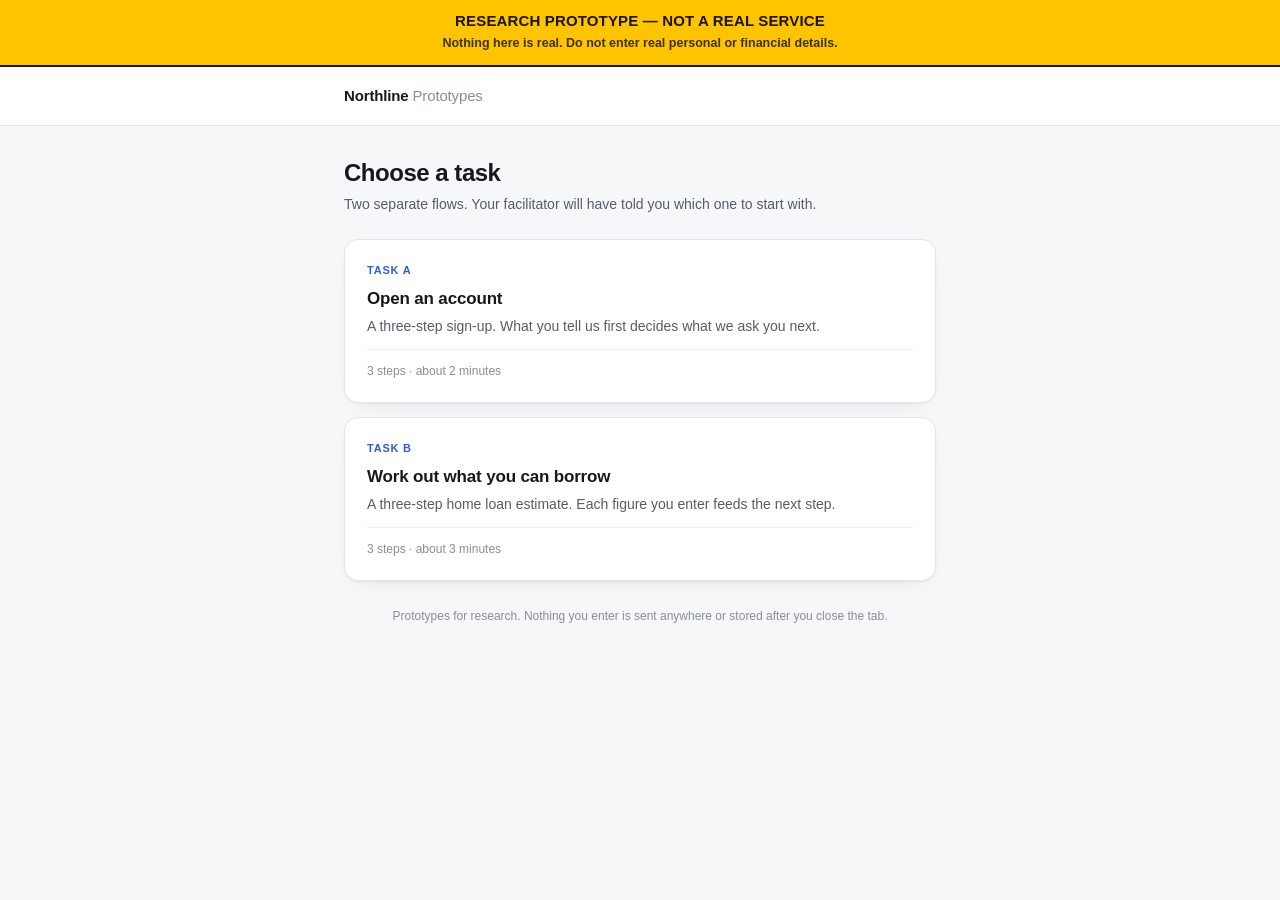
<file: index.html>
<!doctype html>
<html lang="en-AU">
<head>
<meta charset="utf-8">
<meta name="viewport" content="width=device-width, initial-scale=1">
<meta name="robots" content="noindex, nofollow">
<title>Prototypes</title>
<link rel="icon" href="data:,">
<link rel="stylesheet" href="styles.css">
</head>
<body>

<div class="warnbar" role="alert">
  <div class="warnbar__title">Research prototype — not a real service</div>
  <div class="warnbar__sub">Nothing here is real. Do not enter real personal or financial details.</div>
</div>


<header class="masthead">
  <div class="masthead__inner">
    <div class="wordmark">Northline <span>Prototypes</span></div>
  </div>
</header>

<main class="shell">

  <h1 class="card__title" style="font-size:24px;margin-bottom:6px">Choose a task</h1>
  <p class="card__lede" style="margin-bottom:24px">
    Two separate flows. Your facilitator will have told you which one to start with.
  </p>

  <div class="menu">

    <a class="menu__card" href="onboarding/">
      <div class="menu__kicker">Task A</div>
      <h2 class="menu__title">Open an account</h2>
      <p class="menu__desc">
        A three-step sign-up. What you tell us first decides what we ask you next.
      </p>
      <div class="menu__meta">3 steps · about 2 minutes</div>
    </a>

    <a class="menu__card" href="calculator/">
      <div class="menu__kicker">Task B</div>
      <h2 class="menu__title">Work out what you can borrow</h2>
      <p class="menu__desc">
        A three-step home loan estimate. Each figure you enter feeds the next step.
      </p>
      <div class="menu__meta">3 steps · about 3 minutes</div>
    </a>

  </div>

  <p class="footnote" style="margin-top:26px">
    Prototypes for research. Nothing you enter is sent anywhere or stored after you close the tab.
  </p>

</main>

</body>
</html>
</file>
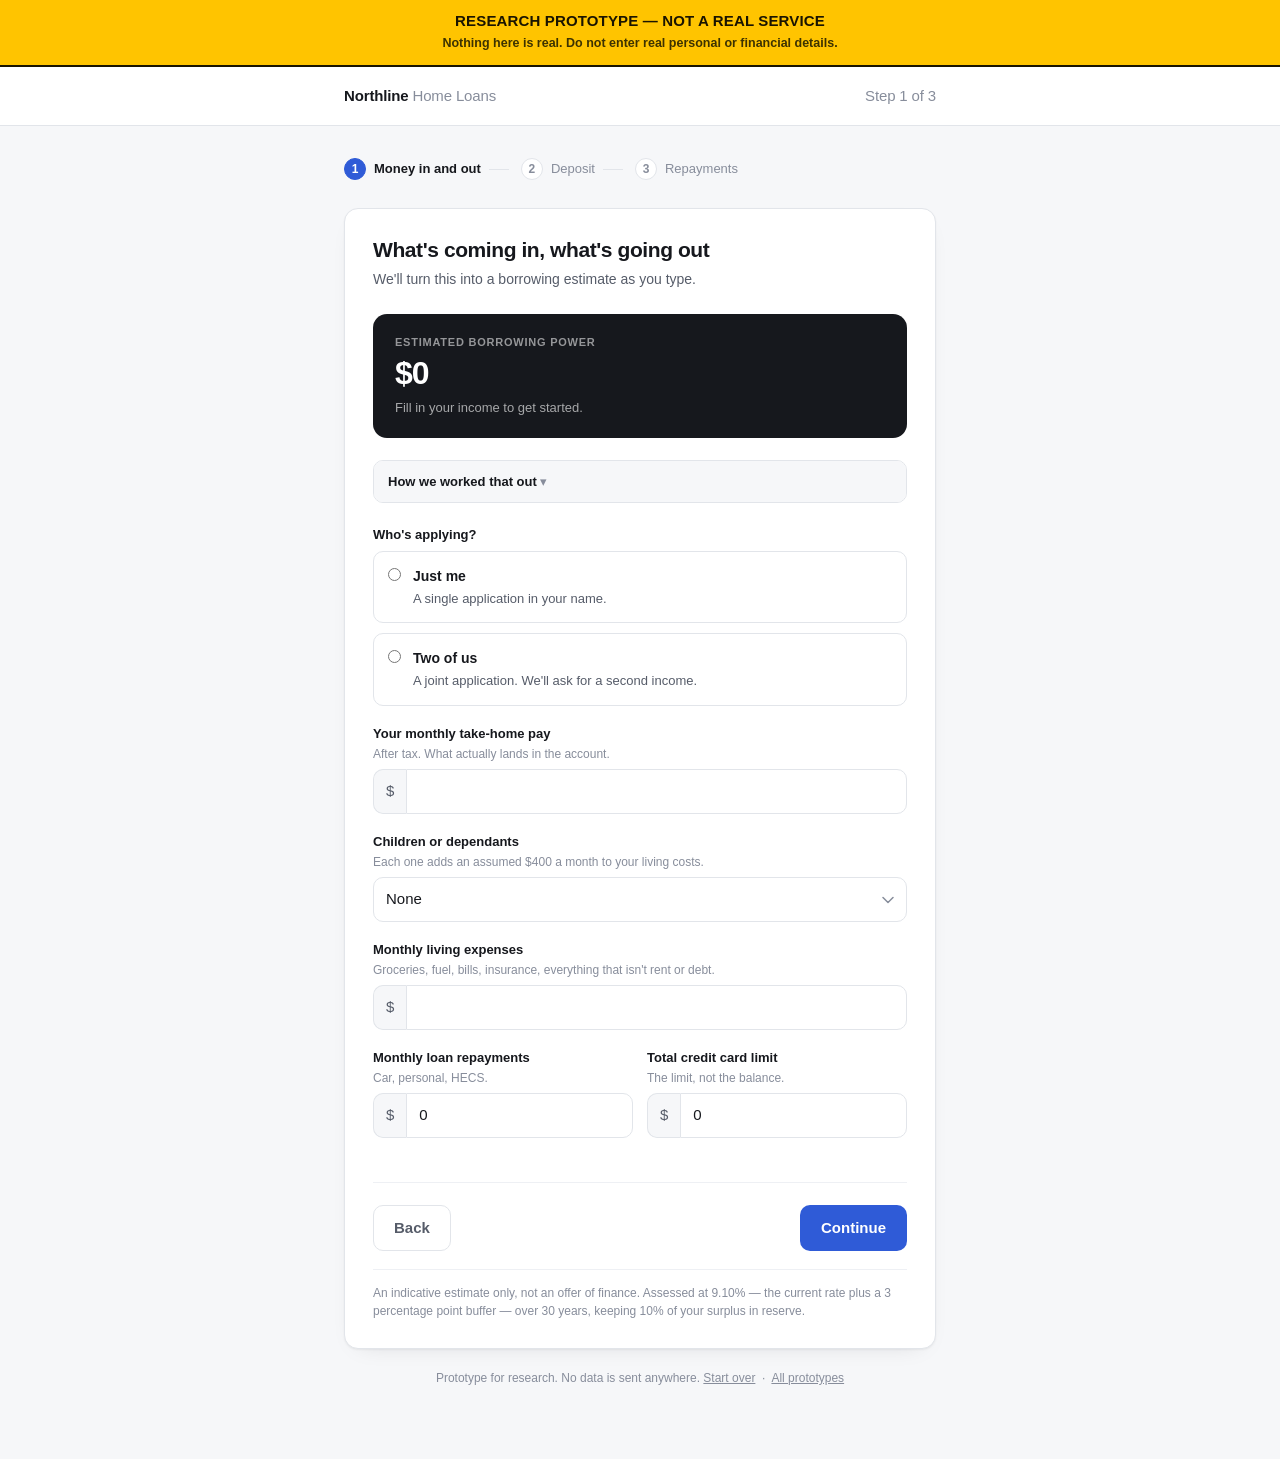
<file: calculator/index.html>
<!doctype html>
<html lang="en-AU">
<head>
<meta charset="utf-8">
<meta name="viewport" content="width=device-width, initial-scale=1">
<meta name="robots" content="noindex, nofollow">
<title>What you can borrow — Step 1 of 3</title>
<link rel="icon" href="data:,">
<link rel="stylesheet" href="../styles.css">
</head>
<body>

<div class="warnbar" role="alert">
  <div class="warnbar__title">Research prototype — not a real service</div>
  <div class="warnbar__sub">Nothing here is real. Do not enter real personal or financial details.</div>
</div>


<header class="masthead">
  <div class="masthead__inner">
    <div class="wordmark">Northline <span>Home Loans</span></div>
    <div class="wordmark" style="font-weight:450;color:var(--ink-faint)">Step 1 of 3</div>
  </div>
</header>

<main class="shell">

  <ol class="steps">
    <li class="steps__item" data-state="current"><span class="steps__dot">1</span><span>Money in and out</span></li>
    <li class="steps__item"><span class="steps__dot">2</span><span>Deposit</span></li>
    <li class="steps__item"><span class="steps__dot">3</span><span>Repayments</span></li>
  </ol>

  <form class="card" id="form" novalidate>

    <h1 class="card__title">What's coming in, what's going out</h1>
    <p class="card__lede">We'll turn this into a borrowing estimate as you type.</p>

    <div class="readout" id="readout">
      <div class="readout__label">Estimated borrowing power</div>
      <div class="readout__figure" id="power">$0</div>
      <div class="readout__note" id="powerNote">Fill in your income to get started.</div>
    </div>

    <details class="working">
      <summary>How we worked that out</summary>
      <div class="working__body" id="working"></div>
    </details>

    <div class="summary-error" role="alert">Some details need your attention. They're marked below.</div>

    <div class="field" data-group-required data-error-id="err-applicants"
         data-msg-required="Choose who's applying." role="group" aria-labelledby="lbl-applicants">
      <span class="field__label" id="lbl-applicants">Who's applying?</span>
      <div class="choices">
        <label class="choice">
          <input type="radio" name="applicants" value="1">
          <span>
            <span class="choice__title">Just me</span>
            <span class="choice__desc">A single application in your name.</span>
          </span>
        </label>
        <label class="choice">
          <input type="radio" name="applicants" value="2">
          <span>
            <span class="choice__title">Two of us</span>
            <span class="choice__desc">A joint application. We'll ask for a second income.</span>
          </span>
        </label>
      </div>
      <p class="error" id="err-applicants"></p>
    </div>

    <div class="field">
      <label class="field__label" for="income1">Your monthly take-home pay
        <span class="field__hint">After tax. What actually lands in the account.</span>
      </label>
      <div class="money">
        <span class="money__tag">$</span>
        <input class="input" id="income1" name="income1" type="text" inputmode="numeric"
               data-validate="required" data-error-id="err-income1"
               data-msg-required="Enter your monthly take-home pay.">
      </div>
      <p class="error" id="err-income1"></p>
    </div>

    <!-- Only exists if they said two applicants. Shown and required together. -->
    <div class="field" id="income2Field" hidden>
      <label class="field__label" for="income2">Their monthly take-home pay
        <span class="field__hint">Your co-applicant's, after tax.</span>
      </label>
      <div class="money">
        <span class="money__tag">$</span>
        <input class="input" id="income2" name="income2" type="text" inputmode="numeric"
               data-error-id="err-income2">
      </div>
      <p class="error" id="err-income2"></p>
    </div>

    <div class="field">
      <label class="field__label" for="dependants">Children or dependants
        <span class="field__hint">Each one adds an assumed $400 a month to your living costs.</span>
      </label>
      <select class="select" id="dependants" name="dependants">
        <option value="0">None</option>
        <option value="1">1</option>
        <option value="2">2</option>
        <option value="3">3</option>
        <option value="4">4 or more</option>
      </select>
    </div>

    <div class="field">
      <label class="field__label" for="expenses">Monthly living expenses
        <span class="field__hint">Groceries, fuel, bills, insurance, everything that isn't rent or debt.</span>
      </label>
      <div class="money">
        <span class="money__tag">$</span>
        <input class="input" id="expenses" name="expenses" type="text" inputmode="numeric"
               data-validate="required" data-error-id="err-expenses"
               data-msg-required="Enter your monthly living expenses.">
      </div>
      <p class="error" id="err-expenses"></p>
    </div>

    <div class="row">
      <div class="field">
        <label class="field__label" for="debts">Monthly loan repayments
          <span class="field__hint">Car, personal, HECS.</span>
        </label>
        <div class="money">
          <span class="money__tag">$</span>
          <input class="input" id="debts" name="debts" type="text" inputmode="numeric" value="0">
        </div>
      </div>

      <div class="field">
        <label class="field__label" for="cardLimit">Total credit card limit
          <span class="field__hint">The limit, not the balance.</span>
        </label>
        <div class="money">
          <span class="money__tag">$</span>
          <input class="input" id="cardLimit" name="cardLimit" type="text" inputmode="numeric" value="0">
        </div>
      </div>
    </div>

    <div class="actions">
      <a class="btn btn--ghost" href="../">Back</a>
      <button class="btn btn--primary" type="submit">Continue</button>
    </div>

    <p class="disclaimer">
      An indicative estimate only, not an offer of finance. Assessed at
      <span id="assessedRate"></span> — the current rate plus a 3 percentage point buffer —
      over 30 years, keeping 10% of your surplus in reserve.
    </p>

  </form>

  <p class="footnote" style="margin-top:20px">
    Prototype for research. No data is sent anywhere.
    <a href="#" data-restart>Start over</a> &nbsp;·&nbsp; <a href="../">All prototypes</a>
  </p>

</main>

<script src="../app.js"></script>
<script>
Store.ns = 'proto.calc';

/* Step 1 is where the number is born. Every figure on steps 2 and 3 is a
 * descendant of what happens here, so it recalculates on every keystroke —
 * a participant who can't see the cause never learns the effect. */

const form = document.getElementById('form');
markSteps(1);
rehydrate(form, Store.read());

document.getElementById('assessedRate').textContent =
  pct(ASSUMPTIONS.defaultRate + ASSUMPTIONS.serviceBuffer, 2);

/* Second income appears only for a joint application, and is only required
   when it's actually on screen. */
function syncApplicants() {
  const joint = form.applicants.value === '2';
  const field = document.getElementById('income2Field');
  field.hidden = !joint;
  form.income2.toggleAttribute('data-validate', joint);
  if (joint) {
    form.income2.dataset.validate = 'required';
    form.income2.dataset.msgRequired = "Enter your co-applicant's take-home pay.";
  } else {
    delete form.income2.dataset.validate;
    clearError(form.income2);
  }
}

function recalc() {
  const d = harvest(form);
  if (form.applicants.value !== '2') d.income2 = 0;

  const b = borrowingPower(d);
  const fig  = document.getElementById('power');
  const note = document.getElementById('powerNote');
  const box  = document.getElementById('readout');

  fig.textContent = money(b.power);
  box.classList.toggle('readout--warn', b.surplus <= 0 && b.income > 0);

  if (!b.income) {
    note.textContent = 'Fill in your income to get started.';
  } else if (b.surplus <= 0) {
    note.textContent = 'Your outgoings match or exceed what comes in, so there’s nothing left to service a loan.';
  } else {
    note.textContent = money(b.surplus) + ' a month left over. We’ll commit ' +
      money(b.capacity) + ' of it to repayments.';
  }

  document.getElementById('working').innerHTML =
    row('Take-home pay', money(b.income)) +
    row('Living expenses', '− ' + money(num(d.expenses)), 'sub') +
    (num(d.dependants) ? row(num(d.dependants) + ' dependant' + (num(d.dependants) > 1 ? 's' : '') +
        ' at ' + money(ASSUMPTIONS.dependantAllowance),
        '− ' + money(num(d.dependants) * ASSUMPTIONS.dependantAllowance), 'sub') : '') +
    (num(d.debts) ? row('Loan repayments', '− ' + money(num(d.debts)), 'sub') : '') +
    (num(d.cardLimit) ? row('Card limit at ' + pct(ASSUMPTIONS.cardFactor * 100, 1),
        '− ' + money(num(d.cardLimit) * ASSUMPTIONS.cardFactor), 'sub') : '') +
    row('Monthly surplus', money(b.surplus), 'total') +
    row('Committed to repayments (90%)', money(b.capacity)) +
    row('Serviced over 30 years at ' + pct(b.assessed, 2), money(b.power), 'total');
}

function row(label, value, kind) {
  const cls = 'working__row' + (kind ? ' working__row--' + kind : '');
  return '<div class="' + cls + '"><span>' + esc(label) + '</span><span>' + esc(value) + '</span></div>';
}

form.addEventListener('input', recalc);
form.addEventListener('change', () => { syncApplicants(); recalc(); });

wireLiveClearing(form);
syncApplicants();
recalc();

form.addEventListener('submit', (e) => {
  e.preventDefault();
  if (!validate(form)) return;
  const d = harvest(form);
  if (form.applicants.value !== '2') d.income2 = 0;
  const b = borrowingPower(d);
  if (b.power <= 0) {
    const box = document.querySelector('.summary-error');
    box.textContent = 'On these numbers there’s nothing left to service a loan. Adjust your expenses to continue.';
    box.setAttribute('data-shown', '');
    box.scrollIntoView({ block: 'center', behavior: 'smooth' });
    return;
  }
  Store.write({ ...d, power: b.power, surplus: b.surplus, capacity: b.capacity });
  location.href = 'step-2.html';
});
</script>

</body>
</html>
</file>
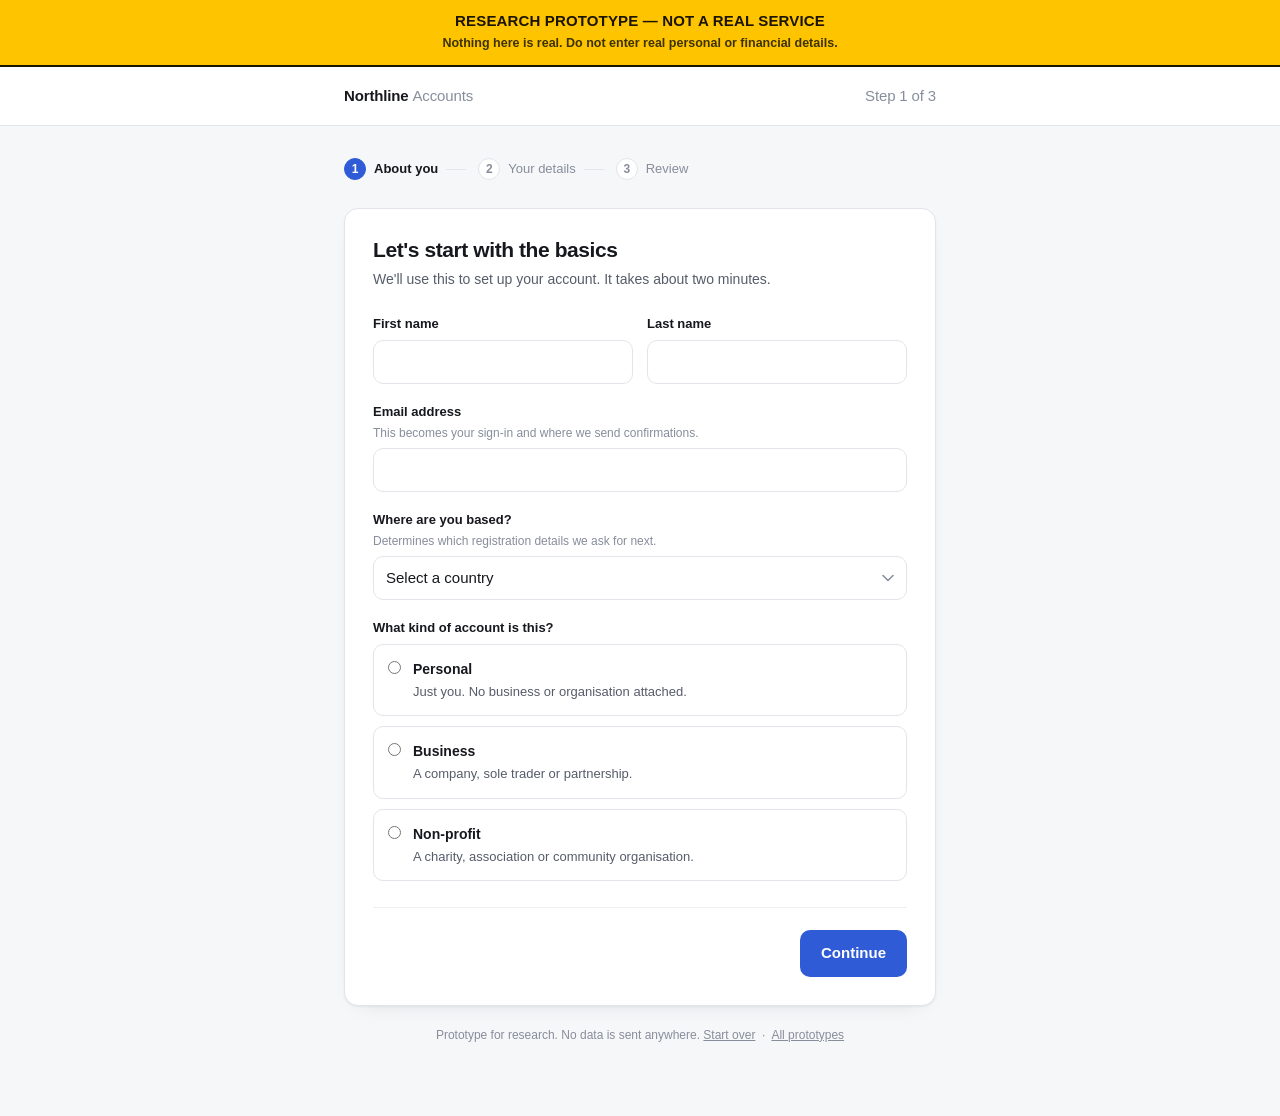
<file: onboarding/index.html>
<!doctype html>
<html lang="en-AU">
<head>
<meta charset="utf-8">
<meta name="viewport" content="width=device-width, initial-scale=1">
<meta name="robots" content="noindex, nofollow">
<title>Create your account — Step 1 of 3</title>
<link rel="icon" href="data:,">
<link rel="stylesheet" href="../styles.css">
</head>
<body>

<div class="warnbar" role="alert">
  <div class="warnbar__title">Research prototype — not a real service</div>
  <div class="warnbar__sub">Nothing here is real. Do not enter real personal or financial details.</div>
</div>


<header class="masthead">
  <div class="masthead__inner">
    <div class="wordmark">Northline <span>Accounts</span></div>
    <div class="wordmark" style="font-weight:450;color:var(--ink-faint)">Step 1 of 3</div>
  </div>
</header>

<main class="shell">

  <ol class="steps">
    <li class="steps__item" data-state="current"><span class="steps__dot">1</span><span>About you</span></li>
    <li class="steps__item"><span class="steps__dot">2</span><span>Your details</span></li>
    <li class="steps__item"><span class="steps__dot">3</span><span>Review</span></li>
  </ol>

  <form class="card" id="form" novalidate>

    <h1 class="card__title">Let's start with the basics</h1>
    <p class="card__lede">We'll use this to set up your account. It takes about two minutes.</p>

    <div class="summary-error" role="alert">Some details need your attention. They're marked below.</div>

    <div class="row">
      <div class="field">
        <label class="field__label" for="firstName">First name</label>
        <input class="input" id="firstName" name="firstName" type="text" autocomplete="given-name"
               data-validate="required" data-error-id="err-firstName"
               data-msg-required="Enter your first name.">
        <p class="error" id="err-firstName"></p>
      </div>

      <div class="field">
        <label class="field__label" for="lastName">Last name</label>
        <input class="input" id="lastName" name="lastName" type="text" autocomplete="family-name"
               data-validate="required" data-error-id="err-lastName"
               data-msg-required="Enter your last name.">
        <p class="error" id="err-lastName"></p>
      </div>
    </div>

    <div class="field">
      <label class="field__label" for="email">Email address
        <span class="field__hint">This becomes your sign-in and where we send confirmations.</span>
      </label>
      <input class="input" id="email" name="email" type="email" autocomplete="email" inputmode="email"
             data-validate="required email" data-error-id="err-email"
             data-msg-required="Enter your email address.">
      <p class="error" id="err-email"></p>
    </div>

    <div class="field">
      <label class="field__label" for="country">Where are you based?
        <span class="field__hint">Determines which registration details we ask for next.</span>
      </label>
      <select class="select" id="country" name="country" data-validate="required" data-error-id="err-country"
              data-msg-required="Choose where you're based.">
        <option value="">Select a country</option>
        <option value="au">Australia</option>
        <option value="nz">New Zealand</option>
        <option value="other">Somewhere else</option>
      </select>
      <p class="error" id="err-country"></p>
    </div>

    <div class="field" data-group-required data-error-id="err-accountType"
         data-msg-required="Choose an account type." role="group" aria-labelledby="lbl-accountType">
      <span class="field__label" id="lbl-accountType">What kind of account is this?</span>
      <div class="choices">
        <label class="choice">
          <input type="radio" name="accountType" value="personal">
          <span>
            <span class="choice__title">Personal</span>
            <span class="choice__desc">Just you. No business or organisation attached.</span>
          </span>
        </label>
        <label class="choice">
          <input type="radio" name="accountType" value="business">
          <span>
            <span class="choice__title">Business</span>
            <span class="choice__desc">A company, sole trader or partnership.</span>
          </span>
        </label>
        <label class="choice">
          <input type="radio" name="accountType" value="nonprofit">
          <span>
            <span class="choice__title">Non-profit</span>
            <span class="choice__desc">A charity, association or community organisation.</span>
          </span>
        </label>
      </div>
      <p class="error" id="err-accountType"></p>
    </div>

    <div class="actions">
      <span></span>
      <button class="btn btn--primary" type="submit">Continue</button>
    </div>

  </form>

  <p class="footnote" style="margin-top:20px">
    Prototype for research. No data is sent anywhere. <a href="#" data-restart>Start over</a> &nbsp;·&nbsp; <a href="../">All prototypes</a>
  </p>

</main>

<script src="../app.js"></script>
<script>
Store.ns = 'proto.signup';

  // Step 1 is the source of truth for everything downstream. Everything the
  // participant does here reappears, transformed, on steps 2 and 3.
  const form = document.getElementById('form');

  markSteps(1);
  rehydrate(form, Store.read());
  wireLiveClearing(form);

  form.addEventListener('submit', (e) => {
    e.preventDefault();
    if (!validate(form)) return;
    Store.write(harvest(form));
    location.href = 'step-2.html';
  });
</script>

</body>
</html>
</file>
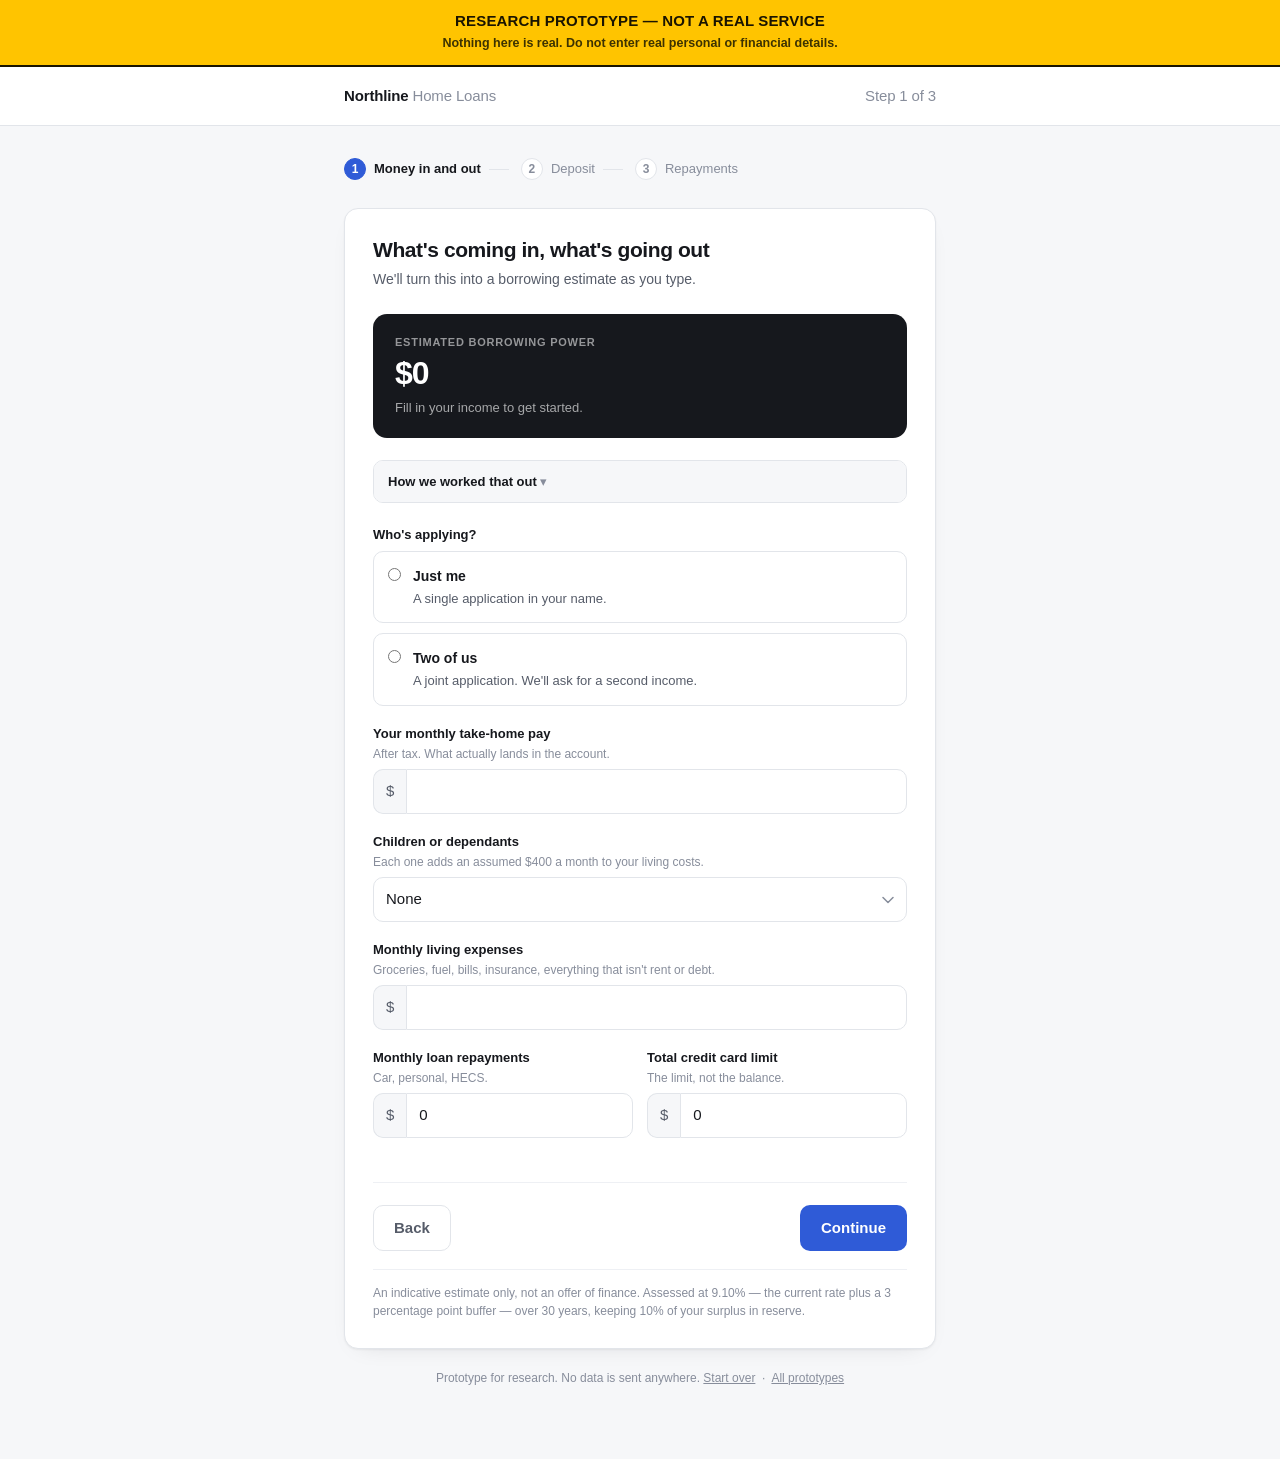
<file: calculator/step-2.html>
<!doctype html>
<html lang="en-AU">
<head>
<meta charset="utf-8">
<meta name="viewport" content="width=device-width, initial-scale=1">
<meta name="robots" content="noindex, nofollow">
<title>Deposit and price — Step 2 of 3</title>
<link rel="icon" href="data:,">
<link rel="stylesheet" href="../styles.css">
</head>
<body>

<div class="warnbar" role="alert">
  <div class="warnbar__title">Research prototype — not a real service</div>
  <div class="warnbar__sub">Nothing here is real. Do not enter real personal or financial details.</div>
</div>


<header class="masthead">
  <div class="masthead__inner">
    <div class="wordmark">Northline <span>Home Loans</span></div>
    <div class="wordmark" style="font-weight:450;color:var(--ink-faint)">Step 2 of 3</div>
  </div>
</header>

<main class="shell">

  <ol class="steps">
    <li class="steps__item"><span class="steps__dot">1</span><span>Money in and out</span></li>
    <li class="steps__item"><span class="steps__dot">2</span><span>Deposit</span></li>
    <li class="steps__item"><span class="steps__dot">3</span><span>Repayments</span></li>
  </ol>

  <form class="card" id="form" novalidate>

    <h1 class="card__title">Your deposit, and what you're buying</h1>
    <p class="card__lede" id="lede"></p>

    <div class="carried" id="carried"></div>

    <div class="readout" id="readout">
      <div class="readout__label">Most you could spend</div>
      <div class="readout__figure" id="maxSpend">$0</div>
      <div class="readout__note" id="maxNote"></div>
      <div class="readout__split">
        <div>
          <div class="readout__sub-label">Loan needed</div>
          <div class="readout__sub-value" id="loanNeeded">$0</div>
        </div>
        <div>
          <div class="readout__sub-label">Deposit covers</div>
          <div class="readout__sub-value" id="depositPct">0%</div>
        </div>
      </div>
    </div>

    <div class="flag" id="flag"></div>

    <div class="summary-error" role="alert">Some details need your attention. They're marked below.</div>

    <div class="field">
      <label class="field__label" for="deposit">Savings you'll put in
        <span class="field__hint">Your deposit. Every dollar here lifts the ceiling above by a dollar.</span>
      </label>
      <div class="money">
        <span class="money__tag">$</span>
        <input class="input" id="deposit" name="deposit" type="text" inputmode="numeric"
               data-validate="required" data-error-id="err-deposit"
               data-msg-required="Enter the deposit you'll put in.">
      </div>
      <p class="error" id="err-deposit"></p>
    </div>

    <div class="field">
      <label class="field__label" for="price">Property price
        <span class="field__hint" id="priceHint"></span>
      </label>
      <div class="money">
        <span class="money__tag">$</span>
        <input class="input" id="price" name="price" type="text" inputmode="numeric"
               data-validate="required" data-error-id="err-price"
               data-msg-required="Enter the price of the place you're after.">
      </div>
      <input class="slider" id="priceSlider" type="range" min="0" step="5000" aria-label="Property price">
      <p class="error" id="err-price"></p>
    </div>

    <div class="actions">
      <a class="btn btn--ghost" href="index.html">Back</a>
      <button class="btn btn--primary" type="submit">Continue</button>
    </div>

    <p class="disclaimer">
      Lenders mortgage insurance generally applies when the loan is more than 80% of the
      property value. The estimate here is indicative only.
    </p>

  </form>

  <p class="footnote" style="margin-top:20px">
    Prototype for research. No data is sent anywhere.
    <a href="#" data-restart>Start over</a> &nbsp;·&nbsp; <a href="../">All prototypes</a>
  </p>

</main>

<script src="../app.js"></script>
<script>
Store.ns = 'proto.calc';

/* Step 2 inherits one number — the borrowing power — and spends the whole page
 * showing what it buys. Deposit pushes the ceiling up dollar for dollar; price
 * pushes the loan up against it. Two inputs, four figures moving. */

const d = Store.requires('income1', 'power');
const form = document.getElementById('form');
markSteps(2);

const power = num(d.power);

document.getElementById('lede').textContent =
  'We carried your borrowing estimate over. Now let’s see what it reaches.';

document.getElementById('carried').innerHTML =
  '<span class="carried__mark" aria-hidden="true">i</span>' +
  '<span>Based on step 1 you can borrow about <strong>' + esc(money(power)) + '</strong>, ' +
  'from a monthly surplus of <strong>' + esc(money(num(d.surplus))) + '</strong>. ' +
  '<a href="index.html">Change those numbers</a>.</span>';

rehydrate(form, d);

/* First visit: start them at the top of their range rather than a blank box.
   A zero here reads as "you can't afford anything", which is a lie. */
if (!d.price) {
  form.deposit.value = d.deposit || '';
  form.price.value = Math.round(power / 5000) * 5000;
}

const slider = document.getElementById('priceSlider');

function recalc() {
  const deposit  = num(form.deposit.value);
  const price    = num(form.price.value);
  const maxSpend = power + deposit;
  const loan     = Math.max(0, price - deposit);
  const lvr      = price > 0 ? (loan / price) * 100 : 0;
  const depPct   = price > 0 ? (deposit / price) * 100 : 0;

  document.getElementById('maxSpend').textContent    = money(maxSpend);
  document.getElementById('loanNeeded').textContent  = money(loan);
  document.getElementById('depositPct').textContent  = pct(depPct, 1);
  document.getElementById('maxNote').textContent     =
    money(power) + ' borrowed plus ' + money(deposit) + ' of your own.';

  document.getElementById('priceHint').textContent =
    'Anything up to ' + money(maxSpend) + ' is within reach.';

  slider.max   = Math.max(maxSpend * 1.25, 100000);
  slider.value = Math.min(price, slider.max);

  const flag = document.getElementById('flag');
  const over = price - maxSpend;

  if (price > 0 && over > 0) {
    flag.className = 'flag';
    flag.innerHTML = '<strong>' + esc(money(over)) + ' over your limit.</strong> ' +
      'On these numbers you’d need a bigger deposit or a cheaper place.';
    flag.setAttribute('data-shown', '');
  } else if (price > 0 && lvr > ASSUMPTIONS.lmiThreshold) {
    flag.className = 'flag flag--ok';
    flag.innerHTML = 'Your loan is <strong>' + esc(pct(lvr, 1)) + '</strong> of the price. ' +
      'Above ' + ASSUMPTIONS.lmiThreshold + '% you’d usually pay lenders mortgage insurance. ' +
      'You’d need <strong>' + esc(money(price * 0.2)) + '</strong> down to avoid it.';
    flag.setAttribute('data-shown', '');
  } else if (price > 0) {
    flag.className = 'flag flag--ok';
    flag.innerHTML = 'Your loan is <strong>' + esc(pct(lvr, 1)) + '</strong> of the price — ' +
      'at or under ' + ASSUMPTIONS.lmiThreshold + '%, so no lenders mortgage insurance.';
    flag.setAttribute('data-shown', '');
  } else {
    flag.removeAttribute('data-shown');
  }

  return { deposit, price, maxSpend, loan, lvr };
}

slider.addEventListener('input', () => { form.price.value = slider.value; recalc(); });
form.addEventListener('input', recalc);
wireLiveClearing(form);
recalc();

form.addEventListener('submit', (e) => {
  e.preventDefault();
  if (!validate(form)) return;
  const r = recalc();

  if (r.price > r.maxSpend) {
    const box = document.querySelector('.summary-error');
    box.textContent = 'That price is beyond what you can borrow plus your deposit. Adjust one of them to continue.';
    box.setAttribute('data-shown', '');
    box.scrollIntoView({ block: 'center', behavior: 'smooth' });
    return;
  }

  Store.write({
    deposit: r.deposit, price: r.price,
    loan: Math.round(r.loan), lvr: r.lvr, maxSpend: r.maxSpend
  });
  location.href = 'step-3.html';
});
</script>

</body>
</html>
</file>
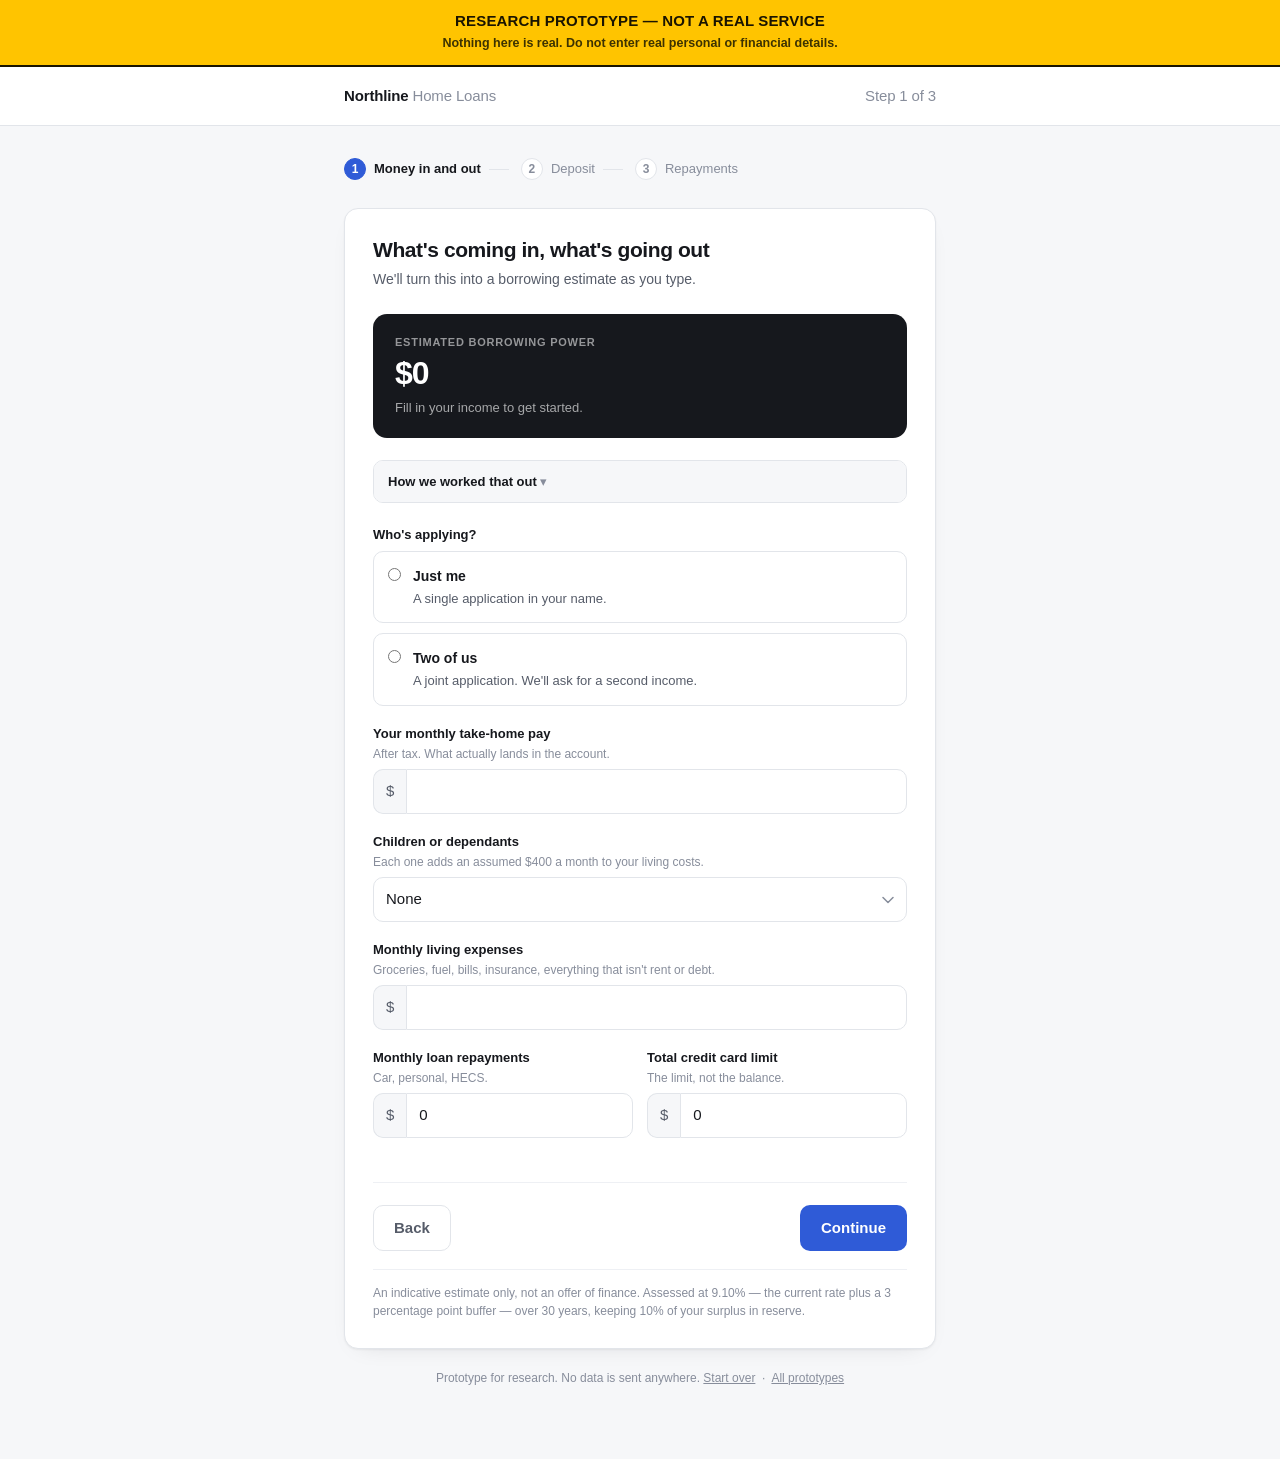
<file: calculator/step-3.html>
<!doctype html>
<html lang="en-AU">
<head>
<meta charset="utf-8">
<meta name="viewport" content="width=device-width, initial-scale=1">
<meta name="robots" content="noindex, nofollow">
<title>Repayments — Step 3 of 3</title>
<link rel="icon" href="data:,">
<link rel="stylesheet" href="../styles.css">
</head>
<body>

<div class="warnbar" role="alert">
  <div class="warnbar__title">Research prototype — not a real service</div>
  <div class="warnbar__sub">Nothing here is real. Do not enter real personal or financial details.</div>
</div>


<header class="masthead">
  <div class="masthead__inner">
    <div class="wordmark">Northline <span>Home Loans</span></div>
    <div class="wordmark" style="font-weight:450;color:var(--ink-faint)">Step 3 of 3</div>
  </div>
</header>

<main class="shell">

  <ol class="steps">
    <li class="steps__item"><span class="steps__dot">1</span><span>Money in and out</span></li>
    <li class="steps__item"><span class="steps__dot">2</span><span>Deposit</span></li>
    <li class="steps__item"><span class="steps__dot">3</span><span>Repayments</span></li>
  </ol>

  <form class="card" id="form" novalidate>

    <h1 class="card__title">What it costs each month</h1>
    <p class="card__lede" id="lede"></p>

    <div class="carried" id="carried"></div>

    <div class="readout">
      <div class="readout__label">Monthly repayment</div>
      <div class="readout__figure" id="repayment">$0</div>
      <div class="readout__note" id="repayNote"></div>
      <div class="readout__split">
        <div>
          <div class="readout__sub-label">Total interest</div>
          <div class="readout__sub-value" id="totalInterest">$0</div>
        </div>
        <div>
          <div class="readout__sub-label">Total repaid</div>
          <div class="readout__sub-value" id="totalRepaid">$0</div>
        </div>
      </div>
    </div>

    <div class="flag" id="flag"></div>

    <div class="row">
      <div class="field">
        <label class="field__label" for="rate">Interest rate</label>
        <div class="suffixed">
          <input class="input" id="rate" name="rate" type="text" inputmode="decimal">
          <span class="suffixed__tag">%</span>
        </div>
      </div>

      <div class="field">
        <label class="field__label" for="term">Loan term</label>
        <select class="select" id="term" name="term">
          <option value="20">20 years</option>
          <option value="25">25 years</option>
          <option value="30">30 years</option>
        </select>
      </div>
    </div>

    <details class="working" open>
      <summary>Where these numbers came from</summary>
      <div class="working__body" id="working"></div>
    </details>

    <div class="review" id="review"></div>

    <div class="actions">
      <a class="btn btn--ghost" href="step-2.html">Back</a>
      <a class="btn btn--primary" href="../">Finish</a>
    </div>

    <p class="disclaimer">
      Principal and interest, indicative only. Not an offer of finance and not personal
      financial advice. Rates change; your lender's assessment will differ.
    </p>

  </form>

  <p class="footnote" style="margin-top:20px">
    Prototype for research. No data is sent anywhere.
    <a href="#" data-restart>Start over</a> &nbsp;·&nbsp; <a href="../">All prototypes</a>
  </p>

</main>

<script src="../app.js"></script>
<script>
Store.ns = 'proto.calc';

/* The end of the chain. Nothing new is asked for except the rate and the term —
 * everything else on this page is arithmetic performed on what they said two
 * steps ago. Move the rate and watch a decision made on step 1 change value. */

const d = Store.requires('income1', 'power', 'loan');
const form = document.getElementById('form');
markSteps(3);

const loan     = num(d.loan);
const price    = num(d.price);
const deposit  = num(d.deposit);
const surplus  = num(d.surplus);

form.rate.value = d.rate || ASSUMPTIONS.defaultRate.toFixed(2);
form.term.value = d.term || String(ASSUMPTIONS.defaultTerm);

document.getElementById('lede').textContent =
  'Change the rate or the term and everything below moves with it.';

document.getElementById('carried').innerHTML =
  '<span class="carried__mark" aria-hidden="true">i</span>' +
  '<span>Borrowing <strong>' + esc(money(loan)) + '</strong> against a ' +
  '<strong>' + esc(money(price)) + '</strong> place, with ' +
  '<strong>' + esc(money(deposit)) + '</strong> of your own money in. ' +
  '<a href="step-2.html">Change that</a>.</span>';

function recalc() {
  const rate = num(form.rate.value);
  const term = num(form.term.value);
  const monthly = repaymentFor(loan, rate, term);
  const repaid  = monthly * term * 12;
  const interest = repaid - loan;
  const left = surplus - monthly;

  document.getElementById('repayment').textContent     = money(monthly);
  document.getElementById('totalInterest').textContent = money(interest);
  document.getElementById('totalRepaid').textContent   = money(repaid);
  document.getElementById('repayNote').textContent     =
    'Principal and interest over ' + term + ' years at ' + pct(rate, 2) + '.';

  const flag = document.getElementById('flag');
  if (left >= 0) {
    flag.className = 'flag flag--ok';
    flag.innerHTML = 'That leaves <strong>' + esc(money(left)) + '</strong> a month from the ' +
      esc(money(surplus)) + ' surplus you had on step 1.';
  } else {
    flag.className = 'flag';
    flag.innerHTML = '<strong>' + esc(money(-left)) + ' a month short.</strong> ' +
      'This repayment is more than the surplus you entered on step 1.';
  }
  flag.setAttribute('data-shown', '');

  document.getElementById('working').innerHTML =
    row('Property price', money(price)) +
    row('Your deposit', '− ' + money(deposit), 'sub') +
    row('Amount borrowed', money(loan), 'total') +
    row('Interest over ' + term + ' years at ' + pct(rate, 2), '+ ' + money(interest), 'sub') +
    row('Total you repay', money(repaid), 'total');

  Store.write({ rate: form.rate.value, term: form.term.value,
                monthly: Math.round(monthly), interest: Math.round(interest) });

  return { rate, term, monthly, interest, repaid };
}

function row(label, value, kind) {
  const cls = 'working__row' + (kind ? ' working__row--' + kind : '');
  return '<div class="' + cls + '"><span>' + esc(label) + '</span><span>' + esc(value) + '</span></div>';
}

/* Full trace back to step 1, so they can see the whole chain in one place. */
document.getElementById('review').innerHTML =
  group('From step 1', 'index.html', [
    ['Applicants',      d.applicants === '2' ? 'Two of us' : 'Just me'],
    ['Take-home pay',   money(num(d.income1) + num(d.income2)) + ' a month'],
    ['Dependants',      num(d.dependants) ? String(num(d.dependants)) : 'None'],
    ['Living expenses', money(num(d.expenses)) + ' a month'],
    ['Monthly surplus', money(surplus)],
    ['Borrowing power', money(num(d.power))]
  ]) +
  group('From step 2', 'step-2.html', [
    ['Property price', money(price)],
    ['Deposit',        money(deposit)],
    ['Loan to value',  pct(num(d.lvr), 1)]
  ]);

function group(title, href, rows) {
  const body = rows.map(([k, v]) => '<dt>' + esc(k) + '</dt><dd>' + esc(v) + '</dd>').join('');
  return '<section class="review__group">' +
           '<div class="review__head">' +
             '<h2 class="review__title">' + esc(title) + '</h2>' +
             '<a class="review__edit" href="' + href + '">Edit</a>' +
           '</div>' +
           '<dl class="review__list">' + body + '</dl>' +
         '</section>';
}

form.addEventListener('input', recalc);
form.addEventListener('change', recalc);
recalc();
</script>

</body>
</html>
</file>
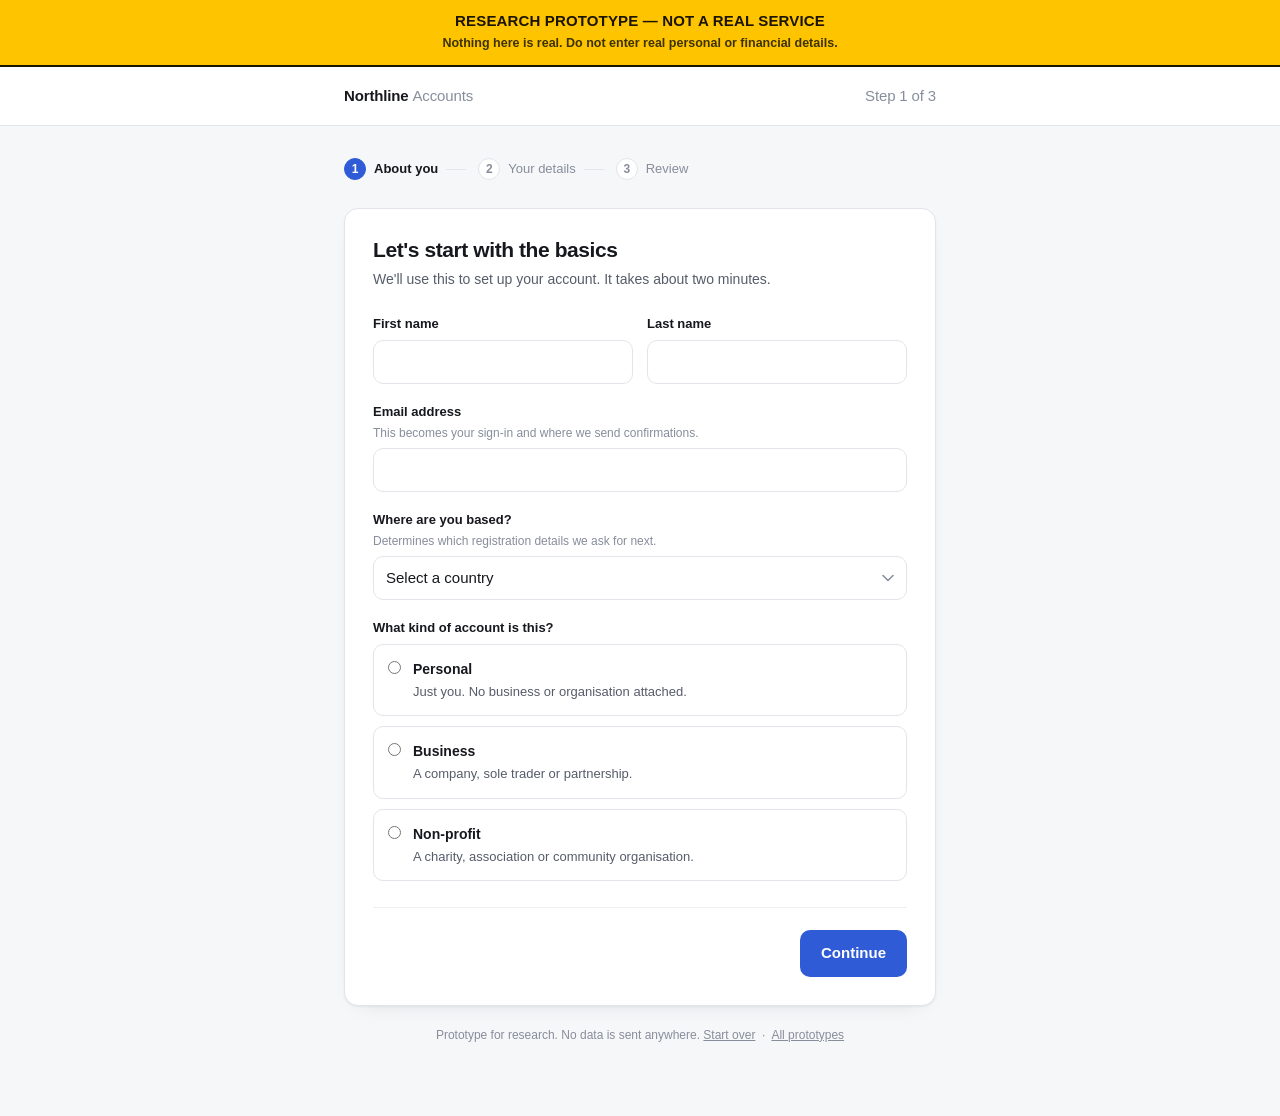
<file: onboarding/done.html>
<!doctype html>
<html lang="en-AU">
<head>
<meta charset="utf-8">
<meta name="viewport" content="width=device-width, initial-scale=1">
<meta name="robots" content="noindex, nofollow">
<title>Account created</title>
<link rel="icon" href="data:,">
<link rel="stylesheet" href="../styles.css">
</head>
<body>

<div class="warnbar" role="alert">
  <div class="warnbar__title">Research prototype — not a real service</div>
  <div class="warnbar__sub">Nothing here is real. Do not enter real personal or financial details.</div>
</div>


<header class="masthead">
  <div class="masthead__inner">
    <div class="wordmark">Northline <span>Accounts</span></div>
  </div>
</header>

<main class="shell">
  <div class="card">
    <div class="done__tick" aria-hidden="true">
      <svg width="20" height="20" viewBox="0 0 20 20" fill="none">
        <path d="M4 10.5 8 14.5 16 6" stroke="currentColor" stroke-width="2"
              stroke-linecap="round" stroke-linejoin="round"/>
      </svg>
    </div>
    <h1 class="card__title" id="title">Your account is open</h1>
    <p class="card__lede" id="lede"></p>

    <div class="carried" id="carried" style="margin-bottom:0"></div>

    <div class="actions">
      <span></span>
      <a class="btn btn--ghost" href="#" data-restart>Run through it again</a>
    </div>
  </div>

  <p class="footnote" style="margin-top:20px">
    That's the end of the prototype. Thanks for taking part.
  </p>
</main>

<script src="../app.js"></script>
<script>
Store.ns = 'proto.signup';

/* Curtain call. Reads back their own details one last time so the ending
 * doesn't feel like the tab just gave up on them. */
const d    = Store.requires('firstName', 'email', 'accountType');
const type = accountType(d);

document.getElementById('title').textContent = 'You’re all set, ' + d.firstName + '.';
document.getElementById('lede').textContent  =
  'We’ve opened your ' + type.noun + ' and sent a confirmation to ' + d.email + '.';

document.getElementById('carried').innerHTML =
  '<span class="carried__mark" aria-hidden="true">i</span>' +
  '<span>Next you’d verify your email, then set a password. This prototype stops here.</span>';
</script>

</body>
</html>
</file>
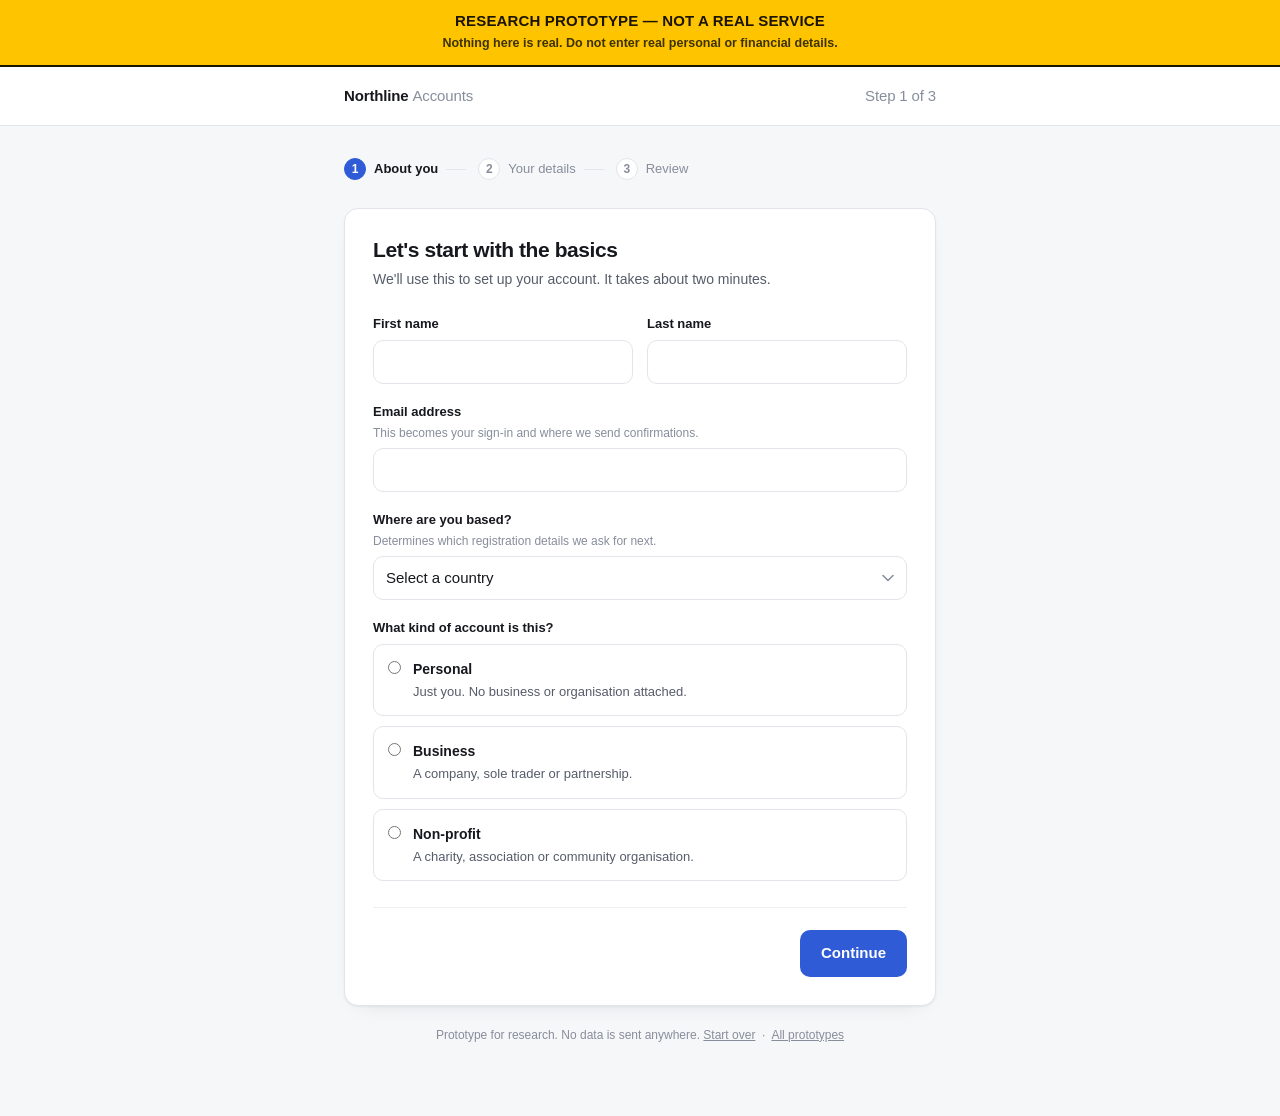
<file: onboarding/step-2.html>
<!doctype html>
<html lang="en-AU">
<head>
<meta charset="utf-8">
<meta name="viewport" content="width=device-width, initial-scale=1">
<meta name="robots" content="noindex, nofollow">
<title>Your details — Step 2 of 3</title>
<link rel="icon" href="data:,">
<link rel="stylesheet" href="../styles.css">
</head>
<body>

<div class="warnbar" role="alert">
  <div class="warnbar__title">Research prototype — not a real service</div>
  <div class="warnbar__sub">Nothing here is real. Do not enter real personal or financial details.</div>
</div>


<header class="masthead">
  <div class="masthead__inner">
    <div class="wordmark">Northline <span>Accounts</span></div>
    <div class="wordmark" style="font-weight:450;color:var(--ink-faint)">Step 2 of 3</div>
  </div>
</header>

<main class="shell">

  <ol class="steps">
    <li class="steps__item"><span class="steps__dot">1</span><span>About you</span></li>
    <li class="steps__item"><span class="steps__dot">2</span><span>Your details</span></li>
    <li class="steps__item"><span class="steps__dot">3</span><span>Review</span></li>
  </ol>

  <form class="card" id="form" novalidate>

    <h1 class="card__title" id="title">Your details</h1>
    <p class="card__lede" id="lede"></p>

    <div class="carried" id="carried"></div>

    <div class="summary-error" role="alert">Some details need your attention. They're marked below.</div>

    <!-- Everything below here is written by script, from what they entered on step 1. -->
    <div id="fields"></div>

    <div class="actions">
      <a class="btn btn--ghost" href="index.html">Back</a>
      <button class="btn btn--primary" type="submit">Continue</button>
    </div>

  </form>

  <p class="footnote" style="margin-top:20px">
    Prototype for research. No data is sent anywhere. <a href="#" data-restart>Start over</a> &nbsp;·&nbsp; <a href="../">All prototypes</a>
  </p>

</main>

<script src="../app.js"></script>
<script>
Store.ns = 'proto.signup';

/* This page is the whole experiment.
 *
 * Nothing here is hardcoded copy — the heading, the fields, the labels, the phone
 * prefix, even the notification options are all derived from step 1. Pick
 * "Business / Australia" and you get asked for an ABN. Pick "Non-profit / NZ" and
 * you get Charities Services. Pick "Personal" and the whole org block never
 * existed. Back out, change your mind on step 1, come back: it rebuilds.
 */

const d    = Store.requires('firstName', 'email', 'accountType', 'country');
const type = accountType(d);
const geo  = country(d);
const form = document.getElementById('form');

markSteps(2);

/* ---------- header, addressed to them ---------- */

document.getElementById('title').textContent = 'Nice to meet you, ' + d.firstName + '.';
document.getElementById('lede').textContent  =
  'A few more details and your ' + type.noun + ' is ready to review.';

document.getElementById('carried').innerHTML =
  '<span class="carried__mark" aria-hidden="true">i</span>' +
  '<span>Setting up a <strong>' + esc(type.label.toLowerCase()) + ' account</strong> for ' +
  '<strong>' + esc([d.firstName, d.lastName].filter(Boolean).join(' ')) + '</strong> in ' +
  '<strong>' + esc(geo.label) + '</strong>, signing in with <strong>' + esc(d.email) + '</strong>. ' +
  'Wrong? <a href="index.html">Change it on step 1</a>.</span>';

/* ---------- the conditional fields ---------- */

const phone = geo.dial ? `
  <div class="field">
    <label class="field__label" for="phone">Mobile number
      <span class="field__hint">For account recovery. ${geo.dial} is set from the country you chose.</span>
    </label>
    <div class="prefixed">
      <span class="prefixed__tag">${geo.dial}</span>
      <input class="input" id="phone" name="phone" type="tel" inputmode="tel" autocomplete="tel-national"
             data-validate="required" data-error-id="err-phone"
             data-msg-required="Enter your mobile number.">
    </div>
    <p class="error" id="err-phone"></p>
  </div>` : `
  <div class="field">
    <label class="field__label" for="phone">Mobile number
      <span class="field__hint">For account recovery. Include your country code.</span>
    </label>
    <input class="input" id="phone" name="phone" type="tel" inputmode="tel" autocomplete="tel"
           placeholder="+44 7700 900123"
           data-validate="required" data-error-id="err-phone"
           data-msg-required="Enter your mobile number, including the country code.">
    <p class="error" id="err-phone"></p>
  </div>`;

const blocks = {

  personal: `
    <div class="field">
      <label class="field__label" for="dob">Date of birth
        <span class="field__hint">You must be 18 or over to hold a personal account.</span>
      </label>
      <input class="input" id="dob" name="dob" type="date"
             data-validate="required" data-error-id="err-dob"
             data-msg-required="Enter your date of birth.">
      <p class="error" id="err-dob"></p>
    </div>
    ${phone}
    <div class="field" data-group-required data-error-id="err-uses"
         data-msg-required="Choose at least one." role="group" aria-labelledby="lbl-uses">
      <span class="field__label" id="lbl-uses">What will you use Northline for?
        <span class="field__hint">Choose as many as apply.</span>
      </span>
      <div class="checks">
        ${check('uses[]', 'everyday', 'Everyday spending')}
        ${check('uses[]', 'saving',   'Saving towards something')}
        ${check('uses[]', 'sharing',  'Splitting costs with other people')}
      </div>
      <p class="error" id="err-uses"></p>
    </div>`,

  business: `
    <div class="field">
      <label class="field__label" for="orgName">Registered business name</label>
      <input class="input" id="orgName" name="orgName" type="text" autocomplete="organization"
             data-validate="required" data-error-id="err-orgName"
             data-msg-required="Enter your registered business name.">
      <p class="error" id="err-orgName"></p>
    </div>
    <div class="field">
      <label class="field__label" for="regNumber">${geo.regLabel}
        <span class="field__hint">${geo.regHint}. Required because you're registered in ${geo.label}.</span>
      </label>
      <input class="input" id="regNumber" name="regNumber" type="text" inputmode="numeric"
             data-validate="required" data-error-id="err-regNumber"
             data-msg-required="Enter your ${geo.regLabel}.">
      <p class="error" id="err-regNumber"></p>
    </div>
    <div class="row">
      <div class="field">
        <label class="field__label" for="teamSize">How many people work there?</label>
        <select class="select" id="teamSize" name="teamSize"
                data-validate="required" data-error-id="err-teamSize"
                data-msg-required="Choose a team size.">
          <option value="">Select</option>
          <option>Just me</option>
          <option>2–10</option>
          <option>11–50</option>
          <option>More than 50</option>
        </select>
        <p class="error" id="err-teamSize"></p>
      </div>
      <div class="field">
        <label class="field__label" for="industry">Industry</label>
        <select class="select" id="industry" name="industry"
                data-validate="required" data-error-id="err-industry"
                data-msg-required="Choose an industry.">
          <option value="">Select</option>
          <option>Retail or hospitality</option>
          <option>Trades and construction</option>
          <option>Professional services</option>
          <option>Health and care</option>
          <option>Something else</option>
        </select>
        <p class="error" id="err-industry"></p>
      </div>
    </div>
    ${phone}`,

  nonprofit: `
    <div class="field">
      <label class="field__label" for="orgName">Organisation name</label>
      <input class="input" id="orgName" name="orgName" type="text" autocomplete="organization"
             data-validate="required" data-error-id="err-orgName"
             data-msg-required="Enter your organisation's name.">
      <p class="error" id="err-orgName"></p>
    </div>
    <div class="field">
      <label class="field__label" for="regNumber">${geo.charity}
        <span class="field__hint">Required for non-profits registered in ${geo.label}.</span>
      </label>
      <input class="input" id="regNumber" name="regNumber" type="text"
             data-validate="required" data-error-id="err-regNumber"
             data-msg-required="Enter your ${geo.charity}.">
      <p class="error" id="err-regNumber"></p>
    </div>
    <div class="field">
      <label class="field__label" for="cause">Main cause area</label>
      <select class="select" id="cause" name="cause"
              data-validate="required" data-error-id="err-cause"
              data-msg-required="Choose a cause area.">
        <option value="">Select</option>
        <option>Community and welfare</option>
        <option>Health</option>
        <option>Education</option>
        <option>Environment</option>
        <option>Arts and culture</option>
        <option>Sport and recreation</option>
      </select>
      <p class="error" id="err-cause"></p>
    </div>
    ${phone}`
};

/* Notification block is common, but the email option quotes their actual address. */
const notify = `
  <div class="field" data-group-required data-error-id="err-notify"
       data-msg-required="Choose how we should reach you." role="group" aria-labelledby="lbl-notify">
    <span class="field__label" id="lbl-notify">How should we send account notices?</span>
    <div class="choices">
      <label class="choice">
        <input type="radio" name="notify" value="email">
        <span>
          <span class="choice__title">Email</span>
          <span class="choice__desc">To ${esc(d.email)}</span>
        </span>
      </label>
      <label class="choice">
        <input type="radio" name="notify" value="sms">
        <span>
          <span class="choice__title">Text message</span>
          <span class="choice__desc">To the ${geo.dial ? geo.dial + ' ' : ''}number above</span>
        </span>
      </label>
      <label class="choice">
        <input type="radio" name="notify" value="both">
        <span>
          <span class="choice__title">Both</span>
          <span class="choice__desc">Belt and braces</span>
        </span>
      </label>
    </div>
    <p class="error" id="err-notify"></p>
  </div>`;

document.getElementById('fields').innerHTML = (blocks[d.accountType] || blocks.personal) + notify;

function check(name, value, label) {
  return '<label class="check"><input type="checkbox" name="' + name + '" value="' + value + '">' +
         '<span>' + label + '</span></label>';
}


/* ---------- wire it up (after the fields exist, obviously) ---------- */

rehydrate(form, d);
wireLiveClearing(form);

form.addEventListener('submit', (e) => {
  e.preventDefault();
  if (!validate(form)) return;
  // Wipe every step-2 key first — they may have doubled back and changed branch.
  Store.drop(['dob','phone','phoneDisplay','uses','orgName','regNumber',
              'teamSize','industry','cause','notify','consent']);
  // Stamp the phone with the prefix they were shown, so step 3 reads back what they saw.
  const answers = harvest(form);
  if (answers.phone) answers.phoneDisplay = (geo.dial ? geo.dial + ' ' : '') + answers.phone;
  Store.write(answers);
  location.href = 'step-3.html';
});
</script>

</body>
</html>
</file>
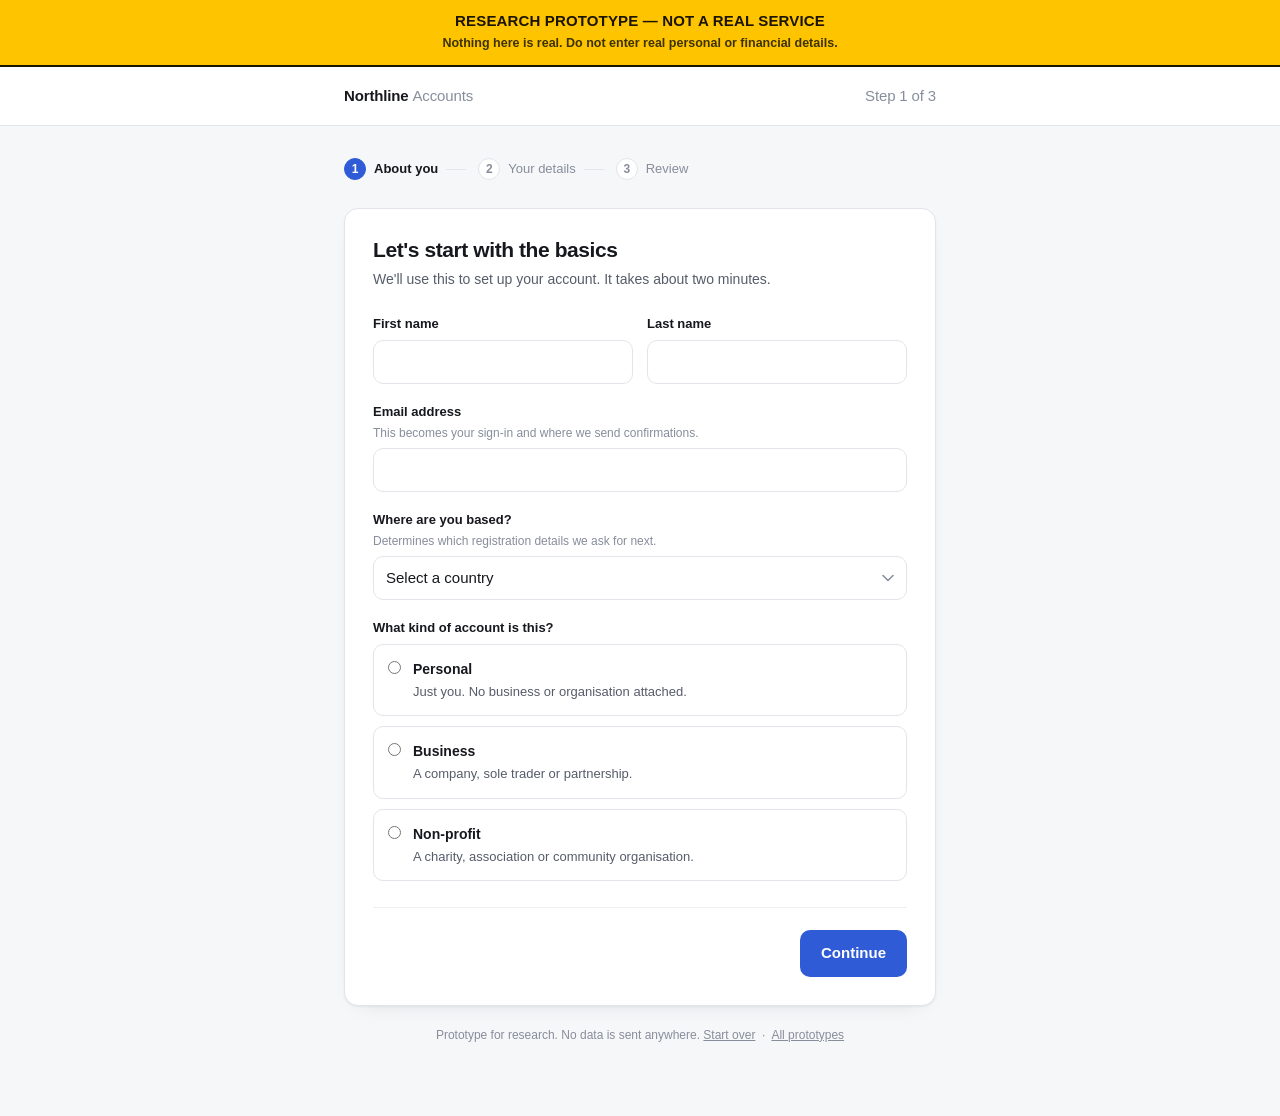
<file: onboarding/step-3.html>
<!doctype html>
<html lang="en-AU">
<head>
<meta charset="utf-8">
<meta name="viewport" content="width=device-width, initial-scale=1">
<meta name="robots" content="noindex, nofollow">
<title>Review and confirm — Step 3 of 3</title>
<link rel="icon" href="data:,">
<link rel="stylesheet" href="../styles.css">
</head>
<body>

<div class="warnbar" role="alert">
  <div class="warnbar__title">Research prototype — not a real service</div>
  <div class="warnbar__sub">Nothing here is real. Do not enter real personal or financial details.</div>
</div>


<header class="masthead">
  <div class="masthead__inner">
    <div class="wordmark">Northline <span>Accounts</span></div>
    <div class="wordmark" style="font-weight:450;color:var(--ink-faint)">Step 3 of 3</div>
  </div>
</header>

<main class="shell">

  <ol class="steps">
    <li class="steps__item"><span class="steps__dot">1</span><span>About you</span></li>
    <li class="steps__item"><span class="steps__dot">2</span><span>Your details</span></li>
    <li class="steps__item"><span class="steps__dot">3</span><span>Review</span></li>
  </ol>

  <form class="card" id="form" novalidate>

    <h1 class="card__title">Check this over before we open it</h1>
    <p class="card__lede" id="lede"></p>

    <div class="summary-error" role="alert">Some details need your attention. They're marked below.</div>

    <div class="review" id="review"></div>

    <div class="field" style="margin-top:20px" data-group-required data-error-id="err-consent"
         data-msg-required="You'll need to accept the terms to continue." role="group">
      <div class="checks">
        <label class="check">
          <input type="checkbox" name="consent" value="yes">
          <span id="consentLabel"></span>
        </label>
      </div>
      <p class="error" id="err-consent"></p>
    </div>

    <div class="actions">
      <a class="btn btn--ghost" href="step-2.html">Back</a>
      <button class="btn btn--primary" type="submit" id="submit">Open my account</button>
    </div>

  </form>

  <p class="footnote" style="margin-top:20px">
    Prototype for research. No data is sent anywhere. <a href="#" data-restart>Start over</a> &nbsp;·&nbsp; <a href="../">All prototypes</a>
  </p>

</main>

<script src="../app.js"></script>
<script>
Store.ns = 'proto.signup';

/* The receipt. Every single line on this page came from somewhere the
 * participant typed, and every line links back to the step that owns it —
 * with their answers intact when they get there. If the carry-through is
 * broken anywhere, it shows up here first. */

const d    = Store.requires('firstName', 'email', 'accountType', 'country', 'notify');
const type = accountType(d);
const geo  = country(d);
const form = document.getElementById('form');

markSteps(3);

document.getElementById('lede').textContent =
  'This is what we’ll set up. Change anything that isn’t right — you won’t lose your place.';

document.getElementById('consentLabel').innerHTML =
  'I accept the <strong>' + esc(type.label) + ' account terms</strong> and confirm these details are correct.' +
  '<span class="check__note">' + esc(termsNote()) + '</span>';

/* ---------- build the summary from whichever branch they took ---------- */

const NOTIFY = {
  email: 'Email to ' + d.email,
  sms:   'Text message to ' + (d.phoneDisplay || ''),
  both:  'Email and text message'
};

const aboutYou = [
  ['Name',         [d.firstName, d.lastName].filter(Boolean).join(' ')],
  ['Email',        d.email],
  ['Based in',     geo.label],
  ['Account type', type.label]
];

const branch = {
  personal: [
    ['Date of birth',  formatDate(d.dob)],
    ['Mobile',         d.phoneDisplay],
    ['Using it for',   listOut(d.uses, {
      everyday: 'Everyday spending', saving: 'Saving towards something',
      sharing: 'Splitting costs with other people'
    })]
  ],
  business: [
    ['Business name',  d.orgName],
    [geo.regLabel,     d.regNumber],
    ['Team size',      d.teamSize],
    ['Industry',       d.industry],
    ['Mobile',         d.phoneDisplay]
  ],
  nonprofit: [
    ['Organisation',   d.orgName],
    [geo.charity,      d.regNumber],
    ['Cause area',     d.cause],
    ['Mobile',         d.phoneDisplay]
  ]
}[d.accountType] || [];

document.getElementById('review').innerHTML =
  group('About you', 'index.html',  aboutYou) +
  group(type.label + ' details', 'step-2.html', branch) +
  group('Notifications', 'step-2.html', [['Send notices by', NOTIFY[d.notify] || d.notify]]);

/* ---------- helpers ---------- */

function group(title, href, rows) {
  const body = rows
    .filter(([, v]) => v)
    .map(([k, v]) => '<dt>' + esc(k) + '</dt><dd>' + esc(v) + '</dd>')
    .join('');
  if (!body) return '';
  return '<section class="review__group">' +
           '<div class="review__head">' +
             '<h2 class="review__title">' + esc(title) + '</h2>' +
             '<a class="review__edit" href="' + href + '">Edit</a>' +
           '</div>' +
           '<dl class="review__list">' + body + '</dl>' +
         '</section>';
}

function listOut(arr, labels) {
  if (!Array.isArray(arr) || !arr.length) return '';
  return arr.map((v) => labels[v] || v).join(', ');
}

function formatDate(iso) {
  if (!iso) return '';
  const [y, m, day] = iso.split('-');
  if (!y || !m || !day) return iso;
  const months = ['January','February','March','April','May','June','July',
                  'August','September','October','November','December'];
  return Number(day) + ' ' + months[Number(m) - 1] + ' ' + y;
}

function termsNote() {
  if (d.accountType === 'business')  return 'Business accounts are subject to identity checks on the ' + geo.regLabel + ' provided.';
  if (d.accountType === 'nonprofit') return 'Non-profit accounts are verified against your ' + geo.charity + '.';
  return 'Personal accounts require you to be 18 or over.';
}


wireLiveClearing(form);

form.addEventListener('submit', (e) => {
  e.preventDefault();
  if (!validate(form)) return;
  Store.write({ consent: 'yes' });
  location.href = 'done.html';
});
</script>

</body>
</html>
</file>
<file: styles.css>
/* No framework. No build step. Just a stylesheet that does its job and shuts up. */

:root {
  --ink:        #16181d;
  --ink-soft:   #565c69;
  --ink-faint:  #878d9b;
  --line:       #e2e5ea;
  --line-soft:  #eef0f4;
  --paper:      #ffffff;
  --ground:     #f6f7f9;
  --accent:     #2f5bd7;
  --accent-ink: #ffffff;
  --accent-wash:#eef2fd;
  --danger:     #b3261e;
  --danger-wash:#fdf0ef;

  --r-sm: 6px;
  --r:    10px;
  --r-lg: 14px;

  --shadow: 0 1px 2px rgba(22,24,29,.05), 0 8px 24px -16px rgba(22,24,29,.18);

  --font: -apple-system, BlinkMacSystemFont, "Segoe UI", Inter, Roboto,
          "Helvetica Neue", Arial, sans-serif;
}

* { box-sizing: border-box; }

body {
  margin: 0;
  font-family: var(--font);
  font-size: 15px;
  line-height: 1.5;
  color: var(--ink);
  background: var(--ground);
  -webkit-font-smoothing: antialiased;
}

/* ---------- shell ---------- */

.masthead {
  border-bottom: 1px solid var(--line);
  background: var(--paper);
}

.masthead__inner {
  max-width: 640px;
  margin: 0 auto;
  padding: 18px 24px;
  display: flex;
  align-items: center;
  justify-content: space-between;
  gap: 16px;
}

.wordmark {
  font-size: 15px;
  font-weight: 650;
  letter-spacing: -0.01em;
}

.wordmark span { color: var(--ink-faint); font-weight: 450; }

.shell {
  max-width: 640px;
  margin: 0 auto;
  padding: 32px 24px 72px;
}

/* ---------- progress ---------- */

.steps {
  display: flex;
  align-items: center;
  gap: 8px;
  margin: 0 0 28px;
  padding: 0;
  list-style: none;
}

.steps__item {
  display: flex;
  align-items: center;
  gap: 8px;
  font-size: 13px;
  color: var(--ink-faint);
}

.steps__item + .steps__item::before {
  content: "";
  width: 20px;
  height: 1px;
  background: var(--line);
  margin-right: 4px;
}

.steps__dot {
  width: 22px;
  height: 22px;
  border-radius: 50%;
  display: grid;
  place-items: center;
  font-size: 12px;
  font-weight: 600;
  border: 1px solid var(--line);
  background: var(--paper);
  color: var(--ink-faint);
}

.steps__item[data-state="current"] { color: var(--ink); font-weight: 550; }
.steps__item[data-state="current"] .steps__dot {
  background: var(--accent);
  border-color: var(--accent);
  color: var(--accent-ink);
}

.steps__item[data-state="done"] { color: var(--ink-soft); }
.steps__item[data-state="done"] .steps__dot {
  background: var(--accent-wash);
  border-color: transparent;
  color: var(--accent);
}

/* ---------- card ---------- */

.card {
  background: var(--paper);
  border: 1px solid var(--line);
  border-radius: var(--r-lg);
  box-shadow: var(--shadow);
  padding: 28px;
}

.card__title {
  margin: 0 0 6px;
  font-size: 21px;
  line-height: 1.25;
  letter-spacing: -0.02em;
  font-weight: 650;
}

.card__lede {
  margin: 0 0 24px;
  color: var(--ink-soft);
  font-size: 14px;
}

/* ---------- fields ---------- */

.field { margin-bottom: 18px; }

.field__label {
  display: block;
  font-size: 13px;
  font-weight: 550;
  margin-bottom: 6px;
}

.field__hint {
  display: block;
  font-size: 12px;
  color: var(--ink-faint);
  font-weight: 400;
  margin-top: 2px;
}

.input,
.select {
  width: 100%;
  padding: 10px 12px;
  font: inherit;
  font-size: 15px;
  color: var(--ink);
  background: var(--paper);
  border: 1px solid var(--line);
  border-radius: var(--r);
  transition: border-color .12s ease, box-shadow .12s ease;
}

.select {
  appearance: none;
  background-image: url("data:image/svg+xml,%3Csvg xmlns='http://www.w3.org/2000/svg' width='12' height='8' viewBox='0 0 12 8'%3E%3Cpath d='M1 1.5 6 6.5l5-5' fill='none' stroke='%23878d9b' stroke-width='1.5' stroke-linecap='round' stroke-linejoin='round'/%3E%3C/svg%3E");
  background-repeat: no-repeat;
  background-position: right 12px center;
  padding-right: 34px;
}

.input:focus,
.select:focus,
.choice:focus-within,
.check:focus-within {
  outline: none;
  border-color: var(--accent);
  box-shadow: 0 0 0 3px var(--accent-wash);
}

.input[aria-invalid="true"] { border-color: var(--danger); }

.row {
  display: grid;
  grid-template-columns: 1fr 1fr;
  gap: 14px;
}

@media (max-width: 480px) {
  .row { grid-template-columns: 1fr; gap: 0; }
  .card { padding: 22px 18px; }
  .steps__item span:not(.steps__dot) { display: none; }
}

/* phone with a prefix that comes from step 1 */
.prefixed { display: flex; }
.prefixed__tag {
  display: grid;
  place-items: center;
  padding: 0 12px;
  font-size: 14px;
  color: var(--ink-soft);
  background: var(--ground);
  border: 1px solid var(--line);
  border-right: 0;
  border-radius: var(--r) 0 0 var(--r);
  white-space: nowrap;
}
.prefixed .input { border-radius: 0 var(--r) var(--r) 0; }

/* ---------- choice cards (radio) ---------- */

.choices { display: grid; gap: 10px; }

.choice {
  display: flex;
  gap: 12px;
  align-items: flex-start;
  padding: 14px;
  border: 1px solid var(--line);
  border-radius: var(--r);
  cursor: pointer;
  transition: border-color .12s ease, background-color .12s ease;
}

.choice:hover { border-color: #cdd2db; }

.choice input { margin: 2px 0 0; accent-color: var(--accent); }

.choice:has(input:checked) {
  border-color: var(--accent);
  background: var(--accent-wash);
}

.choice > span:last-child { display: block; }
.choice__title { display: block; font-weight: 550; font-size: 14px; }
.choice__desc  { display: block; font-size: 13px; color: var(--ink-soft); margin-top: 2px; }

/* ---------- checkboxes ---------- */

.checks { display: grid; gap: 8px; }

.check {
  display: flex;
  gap: 10px;
  align-items: flex-start;
  padding: 11px 12px;
  border: 1px solid var(--line);
  border-radius: var(--r);
  cursor: pointer;
  font-size: 14px;
}

.check input { margin: 2px 0 0; accent-color: var(--accent); }
.check:has(input:checked) { border-color: var(--accent); background: var(--accent-wash); }
.check__note { display: block; font-size: 12px; color: var(--ink-soft); margin-top: 1px; }

/* ---------- carried-forward context ---------- */

/* The whole point of the test lives in this box. Make it visible, not shouty. */
.carried {
  display: flex;
  gap: 12px;
  align-items: flex-start;
  padding: 13px 14px;
  margin: 0 0 24px;
  background: var(--accent-wash);
  border-radius: var(--r);
  font-size: 13px;
  color: var(--ink-soft);
}

.carried strong { color: var(--ink); font-weight: 600; }

.carried__mark {
  flex: none;
  width: 18px;
  height: 18px;
  margin-top: 1px;
  border-radius: 50%;
  background: var(--accent);
  color: var(--accent-ink);
  display: grid;
  place-items: center;
  font-size: 11px;
  font-weight: 700;
}

/* ---------- review ---------- */

.review { border-top: 1px solid var(--line-soft); }

.review__group { padding: 16px 0; border-bottom: 1px solid var(--line-soft); }

.review__head {
  display: flex;
  align-items: baseline;
  justify-content: space-between;
  gap: 12px;
  margin-bottom: 10px;
}

.review__title {
  font-size: 12px;
  font-weight: 650;
  letter-spacing: .06em;
  text-transform: uppercase;
  color: var(--ink-faint);
  margin: 0;
}

.review__edit {
  font-size: 13px;
  color: var(--accent);
  text-decoration: none;
  font-weight: 550;
}

.review__edit:hover { text-decoration: underline; }

.review__list { margin: 0; display: grid; grid-template-columns: 148px 1fr; gap: 7px 16px; }
.review__list dt { color: var(--ink-soft); font-size: 14px; }
.review__list dd { margin: 0; font-size: 14px; word-break: break-word; }

@media (max-width: 480px) {
  .review__list { grid-template-columns: 1fr; gap: 1px 0; }
  .review__list dd { margin-bottom: 8px; }
}

/* ---------- actions ---------- */

.actions {
  display: flex;
  align-items: center;
  justify-content: space-between;
  gap: 12px;
  margin-top: 26px;
  padding-top: 22px;
  border-top: 1px solid var(--line-soft);
}

.btn {
  font: inherit;
  font-size: 15px;
  font-weight: 550;
  padding: 11px 20px;
  border-radius: var(--r);
  border: 1px solid transparent;
  cursor: pointer;
  text-decoration: none;
  display: inline-block;
  transition: background-color .12s ease, border-color .12s ease;
}

.btn--primary { background: var(--accent); color: var(--accent-ink); }
.btn--primary:hover { background: #2749b0; }

.btn--ghost { background: transparent; color: var(--ink-soft); border-color: var(--line); }
.btn--ghost:hover { border-color: #cdd2db; color: var(--ink); }

.btn:focus-visible { outline: 2px solid var(--accent); outline-offset: 2px; }

/* ---------- errors ---------- */

.error {
  display: none;
  font-size: 13px;
  color: var(--danger);
  margin-top: 5px;
}

.error[data-shown] { display: block; }

.summary-error {
  display: none;
  padding: 11px 14px;
  margin-bottom: 20px;
  background: var(--danger-wash);
  border: 1px solid #f0c9c6;
  border-radius: var(--r);
  color: var(--danger);
  font-size: 14px;
}

.summary-error[data-shown] { display: block; }

/* ---------- done ---------- */

.done__tick {
  width: 44px;
  height: 44px;
  border-radius: 50%;
  background: var(--accent-wash);
  color: var(--accent);
  display: grid;
  place-items: center;
  margin-bottom: 16px;
}

/* ---------- footer ---------- */

.footnote {
  max-width: 640px;
  margin: 0 auto;
  padding: 0 24px;
  text-align: center;
  font-size: 12px;
  color: var(--ink-faint);
}

.footnote a { color: var(--ink-faint); }

@media (prefers-reduced-motion: reduce) {
  * { transition: none !important; animation: none !important; }
}

/* ========== entry menu ========== */

.menu { display: grid; gap: 14px; }

.menu__card {
  display: block;
  padding: 22px;
  background: var(--paper);
  border: 1px solid var(--line);
  border-radius: var(--r-lg);
  box-shadow: var(--shadow);
  text-decoration: none;
  color: inherit;
  transition: border-color .12s ease, transform .12s ease;
}

.menu__card:hover { border-color: var(--accent); transform: translateY(-1px); }

.menu__kicker {
  font-size: 11px;
  font-weight: 650;
  letter-spacing: .07em;
  text-transform: uppercase;
  color: var(--accent);
  margin-bottom: 7px;
}

.menu__title { font-size: 17px; font-weight: 650; letter-spacing: -0.01em; margin: 0 0 5px; }
.menu__desc  { font-size: 14px; color: var(--ink-soft); margin: 0; }

.menu__meta {
  margin-top: 12px;
  padding-top: 12px;
  border-top: 1px solid var(--line-soft);
  font-size: 12px;
  color: var(--ink-faint);
}

/* ========== calculator ========== */

/* The running total. Sticks around while they type so cause and effect are
   impossible to miss — which is the entire point of the exercise. */
.readout {
  background: var(--ink);
  color: #fff;
  border-radius: var(--r-lg);
  padding: 20px 22px;
  margin: 0 0 22px;
}

.readout__label {
  font-size: 11px;
  font-weight: 650;
  letter-spacing: .07em;
  text-transform: uppercase;
  color: rgba(255,255,255,.55);
  margin-bottom: 6px;
}

.readout__figure {
  font-size: 32px;
  font-weight: 680;
  letter-spacing: -0.03em;
  line-height: 1.05;
  font-variant-numeric: tabular-nums;
}

.readout__note { font-size: 13px; color: rgba(255,255,255,.62); margin-top: 8px; }

.readout--warn { background: #6b2018; }

.readout__split {
  display: grid;
  grid-template-columns: 1fr 1fr;
  gap: 18px;
  margin-top: 18px;
  padding-top: 16px;
  border-top: 1px solid rgba(255,255,255,.14);
}

.readout__sub-label { font-size: 12px; color: rgba(255,255,255,.55); }
.readout__sub-value { font-size: 17px; font-weight: 620; font-variant-numeric: tabular-nums; margin-top: 2px; }

/* the working-out, so a participant can see where a number came from */
.working { margin: 0 0 22px; border: 1px solid var(--line); border-radius: var(--r); overflow: hidden; }

.working > summary {
  padding: 11px 14px;
  font-size: 13px;
  font-weight: 550;
  cursor: pointer;
  background: var(--ground);
  list-style: none;
}

.working > summary::-webkit-details-marker { display: none; }
.working > summary::after { content: " ▾"; color: var(--ink-faint); }
.working[open] > summary::after { content: " ▴"; }

.working__body { padding: 6px 14px 14px; }

.working__row {
  display: flex;
  justify-content: space-between;
  gap: 16px;
  padding: 7px 0;
  font-size: 13px;
  border-bottom: 1px solid var(--line-soft);
}

.working__row:last-child { border-bottom: 0; }
.working__row span:last-child { font-variant-numeric: tabular-nums; white-space: nowrap; }
.working__row--total { font-weight: 650; border-top: 1px solid var(--line); margin-top: 4px; padding-top: 10px; }
.working__row--sub span:first-child { color: var(--ink-soft); padding-left: 12px; }

/* money input with a leading $ */
.money { display: flex; }
.money__tag {
  display: grid;
  place-items: center;
  padding: 0 12px;
  font-size: 15px;
  color: var(--ink-soft);
  background: var(--ground);
  border: 1px solid var(--line);
  border-right: 0;
  border-radius: var(--r) 0 0 var(--r);
}
.money .input { border-radius: 0 var(--r) var(--r) 0; font-variant-numeric: tabular-nums; }

.suffixed { display: flex; }
.suffixed .input { border-radius: var(--r) 0 0 var(--r); font-variant-numeric: tabular-nums; }
.suffixed__tag {
  display: grid;
  place-items: center;
  padding: 0 12px;
  font-size: 15px;
  color: var(--ink-soft);
  background: var(--ground);
  border: 1px solid var(--line);
  border-left: 0;
  border-radius: 0 var(--r) var(--r) 0;
}

/* inline flag when a number goes somewhere it shouldn't */
.flag {
  display: none;
  padding: 11px 14px;
  margin: -6px 0 20px;
  border-radius: var(--r);
  font-size: 13px;
  background: var(--danger-wash);
  border: 1px solid #f0c9c6;
  color: var(--danger);
}

.flag[data-shown] { display: block; }
.flag--ok { background: var(--accent-wash); border-color: transparent; color: var(--ink-soft); }
.flag--ok strong { color: var(--ink); }

.slider { width: 100%; accent-color: var(--accent); margin-top: 10px; }

.disclaimer {
  font-size: 12px;
  color: var(--ink-faint);
  margin: 18px 0 0;
  padding-top: 14px;
  border-top: 1px solid var(--line-soft);
}

@media (max-width: 480px) {
  .readout__figure { font-size: 27px; }
  .readout__split { grid-template-columns: 1fr; gap: 12px; }
}

/* ========== research banner ========== */

/* Loud on purpose. This thing wears a fake bank's name and asks for income and
   date of birth — it has to say what it is before anyone types a real number
   into it. Sticky, so it's still saying it on step 3. */

.warnbar {
  position: sticky;
  top: 0;
  z-index: 50;
  background: #ffc400;
  color: #1a1400;
  border-bottom: 2px solid #1a1400;
  padding: 12px 24px;
  text-align: center;
}

.warnbar__title {
  font-size: 15px;
  font-weight: 750;
  letter-spacing: .01em;
  line-height: 1.25;
  text-transform: uppercase;
}

.warnbar__sub {
  font-size: 12.5px;
  font-weight: 550;
  margin-top: 3px;
  color: #3d3200;
}

@media (max-width: 480px) {
  .warnbar { padding: 10px 16px; }
  .warnbar__title { font-size: 13.5px; }
  .warnbar__sub { font-size: 11.5px; }
}

/* Masthead sits directly under the bar; it must not also be sticky or they fight. */
.masthead { position: relative; z-index: 1; }
</file>
